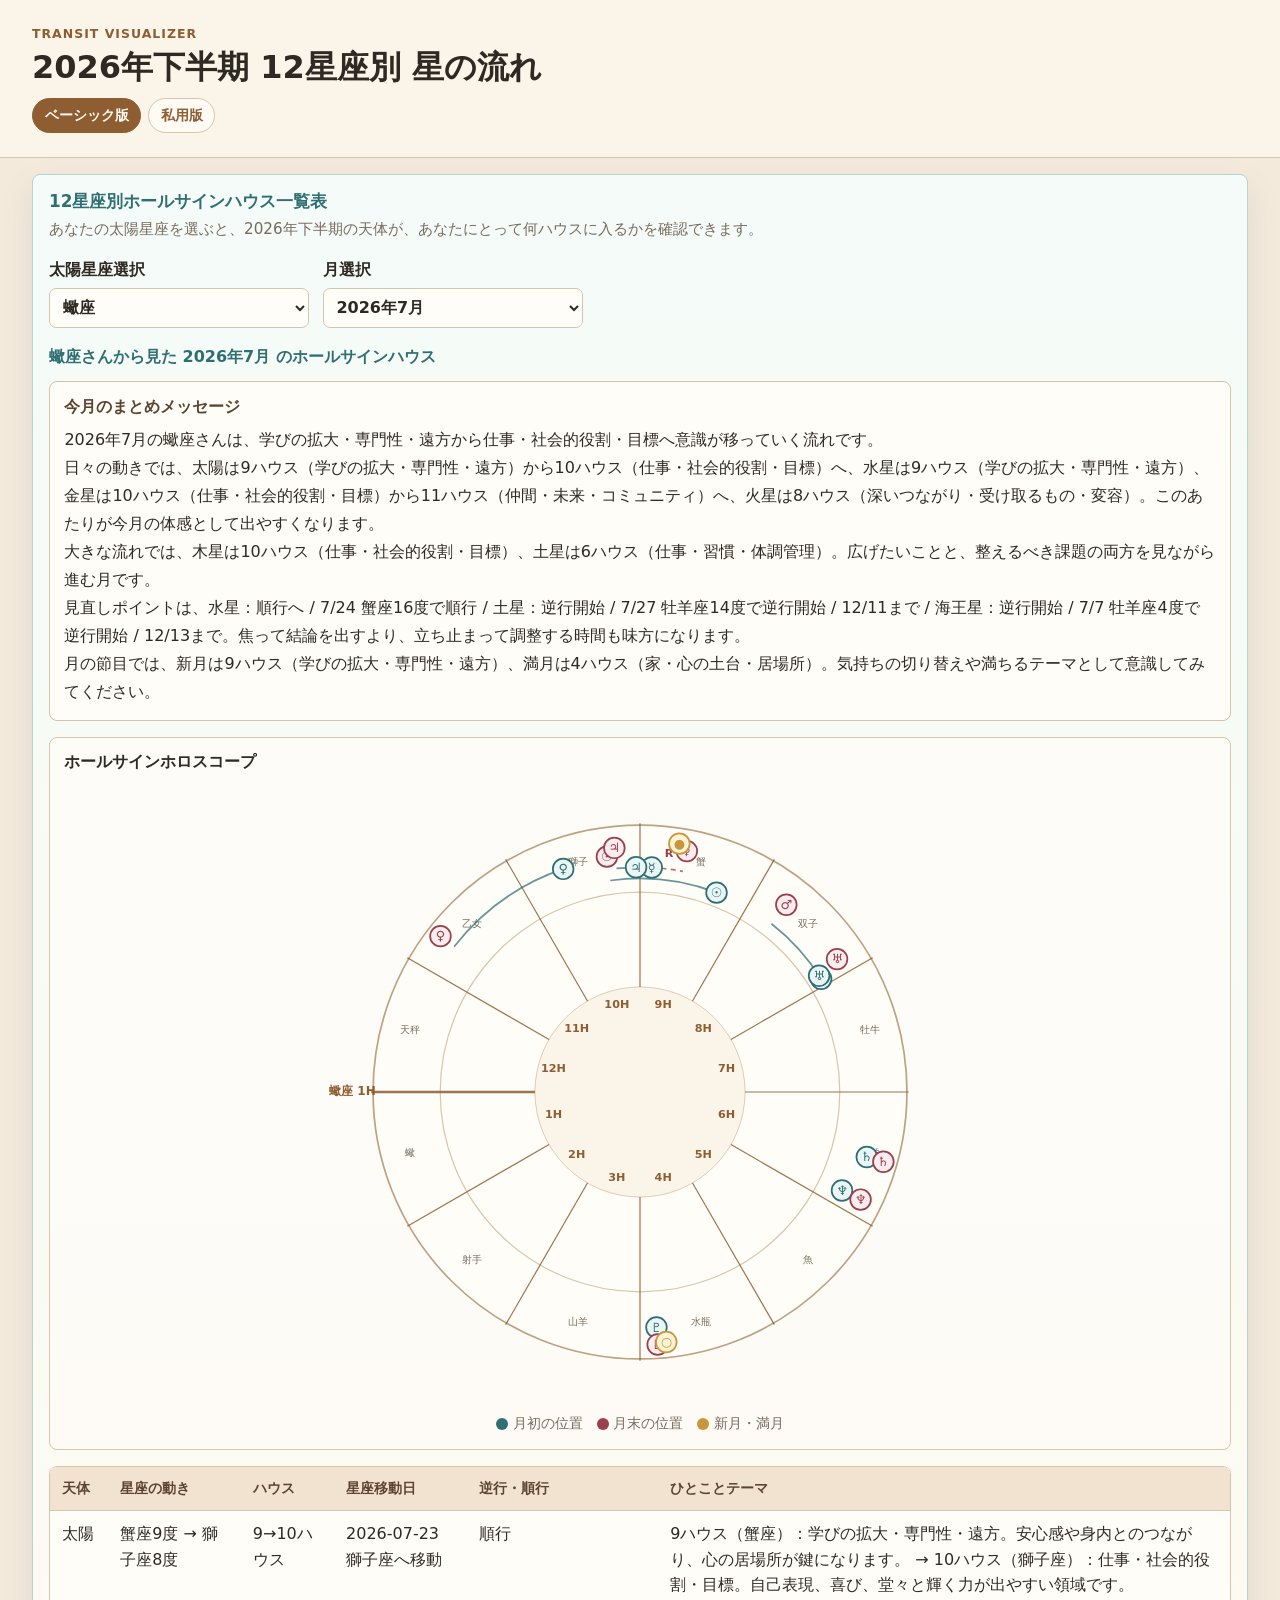
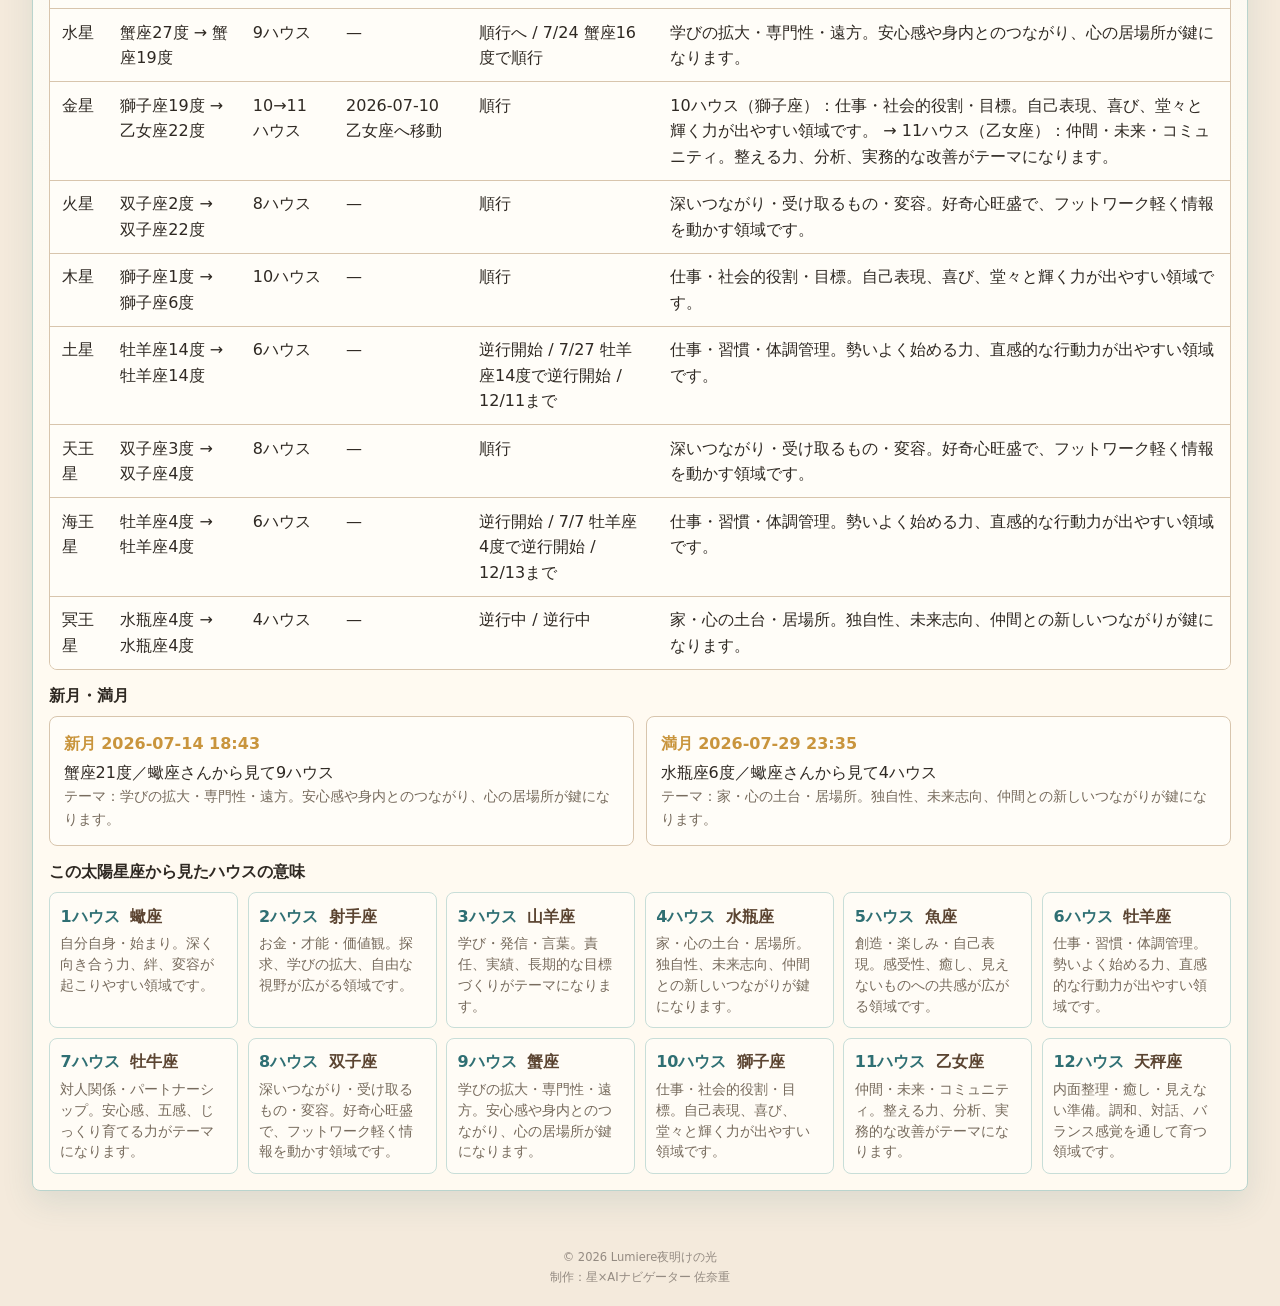
<file: index.html>
<!doctype html>
<html lang="ja">
<head>
  <meta charset="utf-8">
  <meta name="viewport" content="width=device-width, initial-scale=1">
  <title>2026年下半期 星の流れビジュアライザー</title>
  <link rel="stylesheet" href="styles.css">
</head>
<body>
  <header class="app-header">
    <div>
      <p class="eyebrow">Transit visualizer</p>
      <h1>2026年下半期 12星座別 星の流れ</h1>
      <nav class="view-links" aria-label="表示切り替え">
        <a href="index.html" aria-current="page">ベーシック版</a>
        <a href="private.html">私用版</a>
      </nav>
    </div>
    <div class="storage-actions" aria-label="保存操作">
      <button id="saveBtn" type="button">保存</button>
      <button id="loadBtn" type="button">読み込み</button>
      <button id="exportBtn" type="button">全データを書き出し</button>
      <button id="importBtn" type="button">JSONから読み込み</button>
      <button id="sampleBtn" type="button">サンプルデータを入れる</button>
      <button id="clearBtn" type="button">入力クリア</button>
      <button id="printBtn" type="button">選択月を印刷</button>
      <input id="importFile" type="file" accept="application/json,.json" hidden>
    </div>
  </header>

  <main class="layout">
    <section class="panel whole-sign-panel" aria-labelledby="whole-sign-title">
      <div class="section-heading whole-sign-heading">
        <div>
          <h2 id="whole-sign-title">12星座別ホールサインハウス一覧表</h2>
          <p class="section-description">あなたの太陽星座を選ぶと、2026年下半期の天体が、あなたにとって何ハウスに入るかを確認できます。</p>
        </div>
      </div>

      <div class="whole-sign-controls" aria-label="ホールサイン一覧の条件選択">
        <label>
          <span>太陽星座選択</span>
          <select id="wholeSignSelect"></select>
        </label>
        <label>
          <span>月選択</span>
          <select id="wholeSignMonthSelect"></select>
        </label>
      </div>

      <div class="whole-sign-summary" id="wholeSignSummary" aria-live="polite"></div>

      <section class="monthly-message-panel" aria-labelledby="monthly-message-title">
        <h3 id="monthly-message-title">今月のまとめメッセージ</h3>
        <div id="wholeSignMonthlyMessage" class="monthly-message"></div>
      </section>

      <section class="whole-sign-chart-panel" aria-labelledby="whole-sign-chart-title">
        <h3 id="whole-sign-chart-title">ホールサインホロスコープ</h3>
        <div class="whole-sign-chart-wrap">
          <svg id="wholeSignChartSvg" viewBox="0 0 720 720" role="img" aria-label="選択星座から見たホールサインホロスコープ"></svg>
        </div>
        <div class="whole-sign-chart-legend">
          <span><i class="dot start"></i>月初の位置</span>
          <span><i class="dot end"></i>月末の位置</span>
          <span><i class="dot moon"></i>新月・満月</span>
        </div>
      </section>

      <div class="table-wrap whole-sign-table-wrap">
        <table class="whole-sign-table">
          <thead>
            <tr>
              <th>天体</th>
              <th>星座の動き</th>
              <th>ハウス</th>
              <th>星座移動日</th>
              <th>逆行・順行</th>
              <th>ひとことテーマ</th>
            </tr>
          </thead>
          <tbody id="wholeSignTableBody"></tbody>
        </table>
      </div>

      <section class="whole-sign-lunations" aria-labelledby="whole-sign-lunation-title">
        <h3 id="whole-sign-lunation-title">新月・満月</h3>
        <div id="wholeSignLunationList" class="whole-sign-lunation-list"></div>
      </section>

      <div class="whole-sign-house-map" aria-labelledby="whole-sign-house-map-title">
        <h3 id="whole-sign-house-map-title">この太陽星座から見たハウスの意味</h3>
        <div id="wholeSignHouseMap" class="whole-sign-house-grid"></div>
      </div>
    </section>

    <details class="panel input-panel personal-input-panel">
      <summary>
        <span id="input-title">個人データ入力・保存読み込み</span>
        <span id="statusText" class="status-text" role="status"></span>
      </summary>

      <label class="client-name">
        <span>クライアント名</span>
        <input id="clientName" type="text" autocomplete="off" placeholder="例：サンプル太郎">
      </label>

      <section class="client-library" aria-labelledby="client-library-title">
        <div class="section-heading compact">
          <h2 id="client-library-title">保存済みクライアント</h2>
          <span id="clientCount" class="status-text"></span>
        </div>
        <p class="storage-hint">書き出したJSONは Dropbox の「星よみ2026下半期データー」フォルダに保存してください。</p>
        <input id="clientSearch" type="search" autocomplete="off" placeholder="名前で検索">
        <div id="clientList" class="client-list" role="listbox" aria-label="保存済みクライアント一覧"></div>
      </section>

      <details open>
        <summary>出生天体</summary>
        <div id="natalInputs" class="input-grid"></div>
      </details>

      <details open>
        <summary>ハウスカスプ</summary>
        <div id="houseInputs" class="input-grid house-grid"></div>
      </details>
    </details>

    <section class="panel chart-panel" aria-labelledby="chart-title">
      <div id="printSummary" class="print-summary" aria-hidden="true"></div>

      <div class="section-heading">
        <h2 id="chart-title">ホロスコープ</h2>
        <p id="selectedMonthLabel" class="status-text"></p>
      </div>

      <div id="monthButtons" class="month-buttons" aria-label="月選択"></div>

      <div class="chart-wrap">
        <svg id="chartSvg" viewBox="0 0 720 720" role="img" aria-label="ホロスコープチャート"></svg>
      </div>

      <div class="legend">
        <span><i class="dot natal"></i>出生天体</span>
        <span><i class="dot start"></i>開始位置</span>
        <span><i class="dot end"></i>終了位置</span>
        <span><i class="dot moon"></i>新月・満月</span>
      </div>
    </section>

    <section class="panel list-panel" aria-labelledby="list-title">
      <h2 id="list-title">月別データ一覧</h2>
      <div class="table-wrap">
        <table>
          <thead>
            <tr>
              <th>天体名</th>
              <th>開始位置</th>
              <th>終了位置</th>
              <th>星座移動日</th>
              <th>逆行・順行</th>
              <th>開始ハウス</th>
              <th>終了ハウス</th>
              <th>通過ハウス</th>
            </tr>
          </thead>
          <tbody id="transitTableBody"></tbody>
        </table>
      </div>
    </section>

    <section class="panel lunation-panel" aria-labelledby="lunation-title">
      <h2 id="lunation-title">新月・満月</h2>
      <div id="lunationList" class="lunation-list"></div>
    </section>
  </main>

  <script src="data.js"></script>
  <script src="app.js"></script>
  <script>
    (function () {
      function updatePrintSummary() {
        var summary = document.getElementById("printSummary");
        var month = document.getElementById("selectedMonthLabel");
        var client = document.getElementById("clientName");
        if (summary) summary.textContent = ((month && month.textContent) || "選択月") + " / " + ((client && client.value) || "名称未設定");
      }
      var printButton = document.getElementById("printBtn");
      if (printButton) printButton.addEventListener("click", function () { updatePrintSummary(); window.print(); });
      window.addEventListener("beforeprint", updatePrintSummary);
    })();
  </script>

  <footer class="lumiere-site-footer" style="padding: 24px 16px 18px; text-align: center; font-size: 0.72rem; line-height: 1.8; color: rgba(80, 70, 65, 0.58); letter-spacing: 0;">
    <div>© 2026 Lumiere夜明けの光</div>
    <div>制作：星×AIナビゲーター 佐奈重</div>
  </footer>
</body>
</html>
</file>
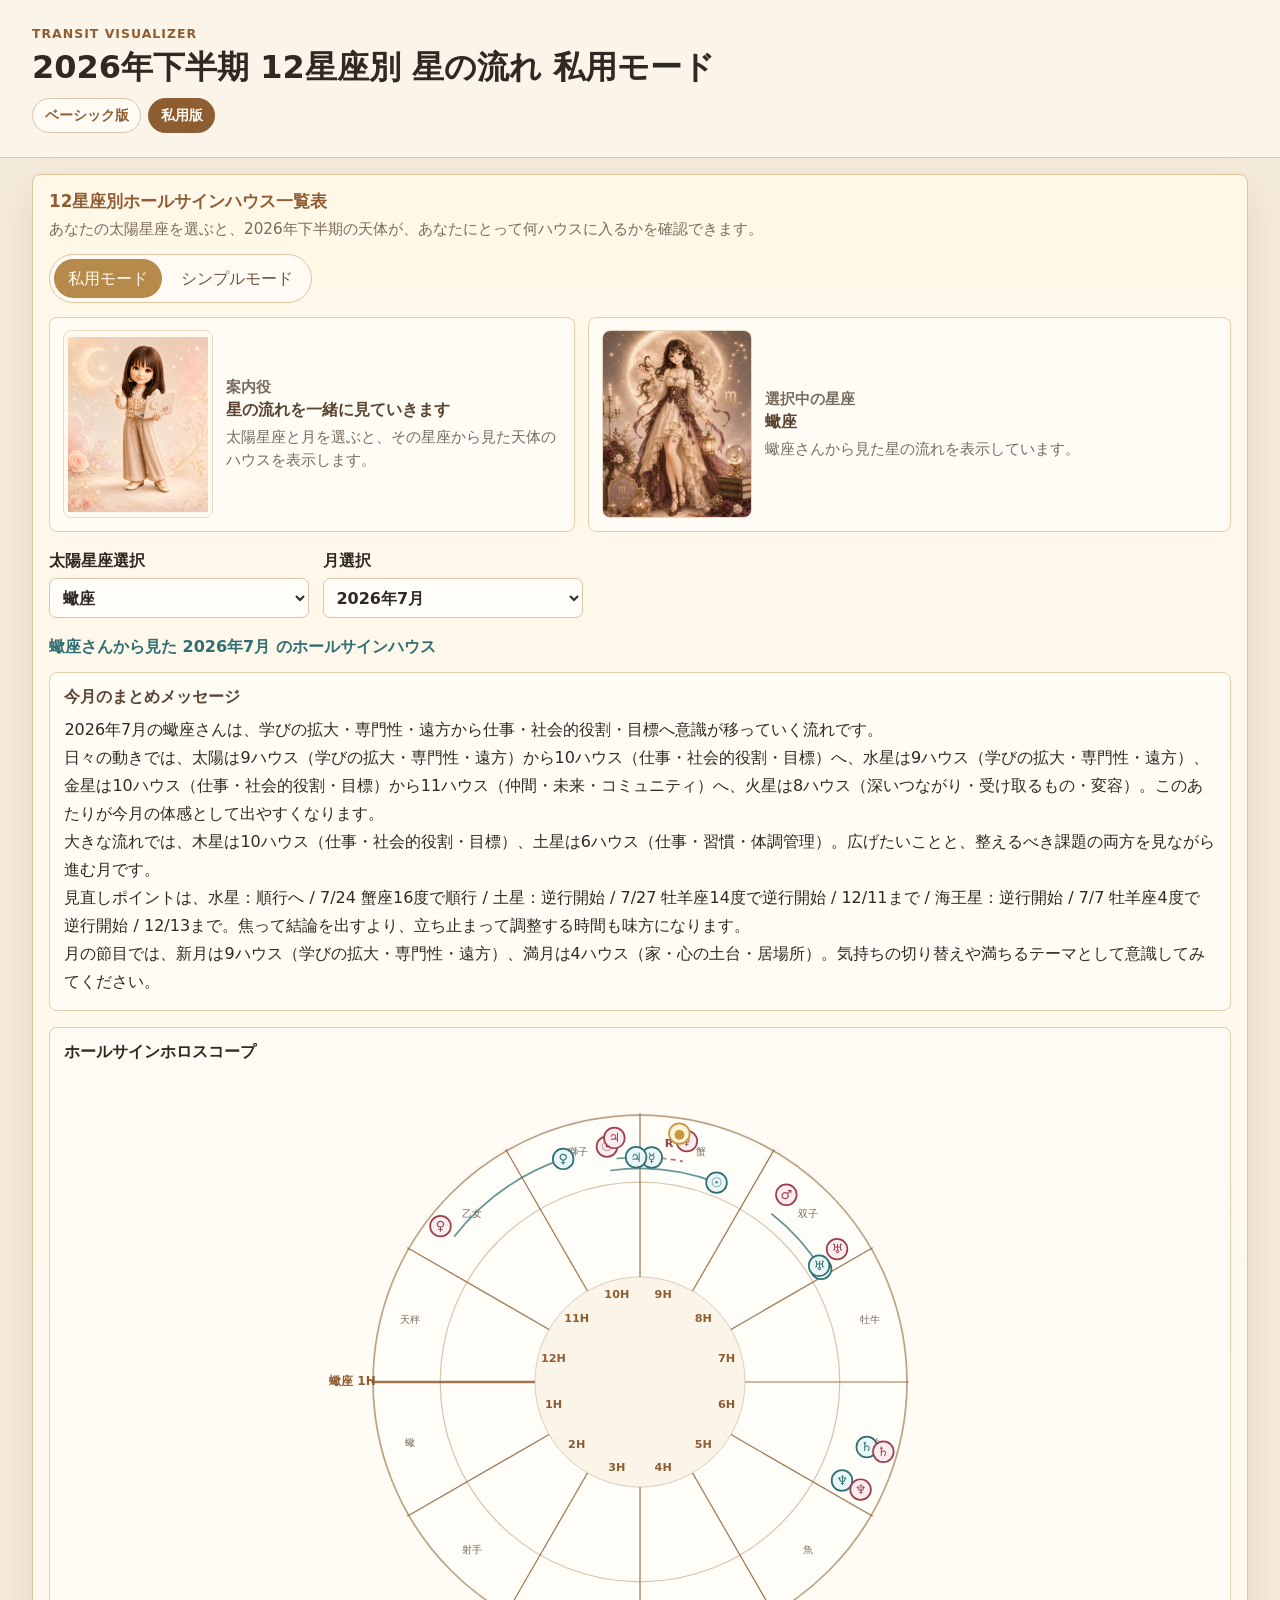
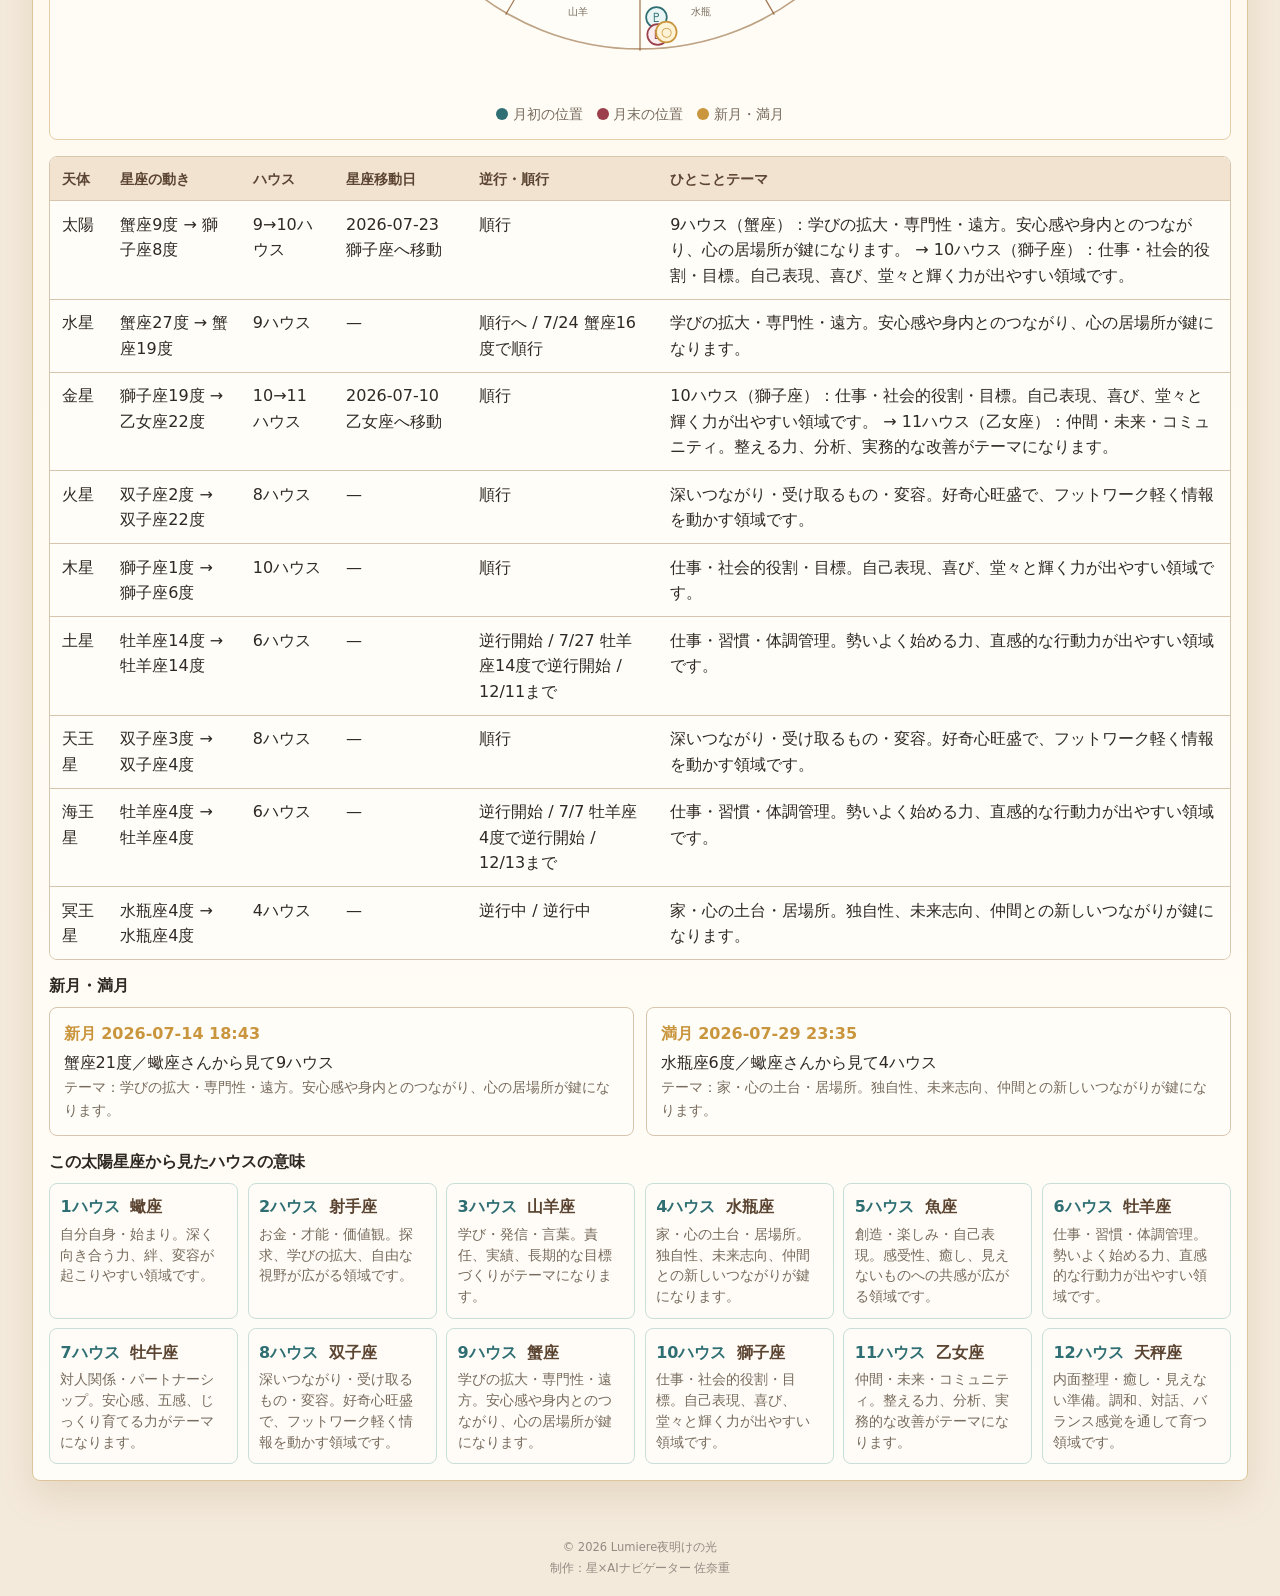
<file: private.html>
<!doctype html>
<html lang="ja">
<head>
  <meta charset="utf-8">
  <meta name="viewport" content="width=device-width, initial-scale=1">
  <title>2026年下半期 12星座別 星の流れ 私用モード</title>
  <link rel="stylesheet" href="styles-private.css">
</head>
<body>
  <header class="app-header">
    <div>
      <p class="eyebrow">Transit visualizer</p>
      <h1>2026年下半期 12星座別 星の流れ 私用モード</h1>
      <nav class="view-links" aria-label="表示切り替え">
        <a href="index.html">ベーシック版</a>
        <a href="private.html" aria-current="page">私用版</a>
      </nav>
    </div>
    <div class="storage-actions" aria-label="保存操作">
      <button id="saveBtn" type="button">保存</button>
      <button id="loadBtn" type="button">読み込み</button>
      <button id="exportBtn" type="button">全データを書き出し</button>
      <button id="importBtn" type="button">JSONから読み込み</button>
      <button id="sampleBtn" type="button">サンプルデータを入れる</button>
      <button id="clearBtn" type="button">入力クリア</button>
      <button id="printBtn" type="button">選択月を印刷</button>
      <input id="importFile" type="file" accept="application/json,.json" hidden>
    </div>
  </header>

  <main class="layout">
    <section class="panel whole-sign-panel" aria-labelledby="whole-sign-title">
      <div class="section-heading whole-sign-heading">
        <div>
          <h2 id="whole-sign-title">12星座別ホールサインハウス一覧表</h2>
          <p class="section-description">あなたの太陽星座を選ぶと、2026年下半期の天体が、あなたにとって何ハウスに入るかを確認できます。</p>
        </div>
      </div>

      <div class="mode-switch" aria-label="表示モード">
        <button id="privateModeBtn" class="active" type="button">私用モード</button>
        <button id="simpleModeBtn" type="button">シンプルモード</button>
      </div>

      <section id="characterStage" class="character-stage" aria-label="キャラクター案内">
        <article class="character-card guide-character">
          <div class="character-image-wrap">
            <img id="guideCharacterImage" alt="案内役キャラクター">
          </div>
          <div class="character-copy">
            <p class="character-role">案内役</p>
            <h3>星の流れを一緒に見ていきます</h3>
            <p>太陽星座と月を選ぶと、その星座から見た天体のハウスを表示します。</p>
          </div>
        </article>

        <article class="character-card zodiac-character">
          <div class="character-image-wrap">
            <img id="zodiacCharacterImage" alt="選択中の星座キャラクター">
          </div>
          <div class="character-copy">
            <p class="character-role">選択中の星座</p>
            <h3 id="zodiacCharacterName">牡羊座</h3>
            <p id="zodiacCharacterMessage">牡羊座さんから見た星の流れを表示しています。</p>
          </div>
        </article>
      </section>

      <div class="whole-sign-controls" aria-label="ホールサイン一覧の条件選択">
        <label>
          <span>太陽星座選択</span>
          <select id="wholeSignSelect"></select>
        </label>
        <label>
          <span>月選択</span>
          <select id="wholeSignMonthSelect"></select>
        </label>
      </div>

      <div class="whole-sign-summary" id="wholeSignSummary" aria-live="polite"></div>

      <section class="monthly-message-panel" aria-labelledby="monthly-message-title">
        <h3 id="monthly-message-title">今月のまとめメッセージ</h3>
        <div id="wholeSignMonthlyMessage" class="monthly-message"></div>
      </section>

      <section class="whole-sign-chart-panel" aria-labelledby="whole-sign-chart-title">
        <h3 id="whole-sign-chart-title">ホールサインホロスコープ</h3>
        <div class="whole-sign-chart-wrap">
          <svg id="wholeSignChartSvg" viewBox="0 0 720 720" role="img" aria-label="選択星座から見たホールサインホロスコープ"></svg>
        </div>
        <div class="whole-sign-chart-legend">
          <span><i class="dot start"></i>月初の位置</span>
          <span><i class="dot end"></i>月末の位置</span>
          <span><i class="dot moon"></i>新月・満月</span>
        </div>
      </section>

      <div class="table-wrap whole-sign-table-wrap">
        <table class="whole-sign-table">
          <thead>
            <tr>
              <th>天体</th>
              <th>星座の動き</th>
              <th>ハウス</th>
              <th>星座移動日</th>
              <th>逆行・順行</th>
              <th>ひとことテーマ</th>
            </tr>
          </thead>
          <tbody id="wholeSignTableBody"></tbody>
        </table>
      </div>

      <section class="whole-sign-lunations" aria-labelledby="whole-sign-lunation-title">
        <h3 id="whole-sign-lunation-title">新月・満月</h3>
        <div id="wholeSignLunationList" class="whole-sign-lunation-list"></div>
      </section>

      <div class="whole-sign-house-map" aria-labelledby="whole-sign-house-map-title">
        <h3 id="whole-sign-house-map-title">この太陽星座から見たハウスの意味</h3>
        <div id="wholeSignHouseMap" class="whole-sign-house-grid"></div>
      </div>
    </section>

    <details class="panel input-panel personal-input-panel">
      <summary>
        <span id="input-title">個人データ入力・保存読み込み</span>
        <span id="statusText" class="status-text" role="status"></span>
      </summary>

      <label class="client-name">
        <span>クライアント名</span>
        <input id="clientName" type="text" autocomplete="off" placeholder="例：サンプル太郎">
      </label>

      <section class="client-library" aria-labelledby="client-library-title">
        <div class="section-heading compact">
          <h2 id="client-library-title">保存済みクライアント</h2>
          <span id="clientCount" class="status-text"></span>
        </div>
        <p class="storage-hint">書き出したJSONは Dropbox の「星よみ2026下半期データー」フォルダに保存してください。</p>
        <input id="clientSearch" type="search" autocomplete="off" placeholder="名前で検索">
        <div id="clientList" class="client-list" role="listbox" aria-label="保存済みクライアント一覧"></div>
      </section>

      <details open>
        <summary>出生天体</summary>
        <div id="natalInputs" class="input-grid"></div>
      </details>

      <details open>
        <summary>ハウスカスプ</summary>
        <div id="houseInputs" class="input-grid house-grid"></div>
      </details>
    </details>

    <section class="panel chart-panel" aria-labelledby="chart-title">
      <div id="printSummary" class="print-summary" aria-hidden="true"></div>

      <div class="section-heading">
        <h2 id="chart-title">ホロスコープ</h2>
        <p id="selectedMonthLabel" class="status-text"></p>
      </div>

      <div id="monthButtons" class="month-buttons" aria-label="月選択"></div>

      <div class="chart-wrap">
        <svg id="chartSvg" viewBox="0 0 720 720" role="img" aria-label="ホロスコープチャート"></svg>
      </div>

      <div class="legend">
        <span><i class="dot natal"></i>出生天体</span>
        <span><i class="dot start"></i>開始位置</span>
        <span><i class="dot end"></i>終了位置</span>
        <span><i class="dot moon"></i>新月・満月</span>
      </div>
    </section>

    <section class="panel list-panel" aria-labelledby="list-title">
      <h2 id="list-title">月別データ一覧</h2>
      <div class="table-wrap">
        <table>
          <thead>
            <tr>
              <th>天体名</th>
              <th>開始位置</th>
              <th>終了位置</th>
              <th>星座移動日</th>
              <th>逆行・順行</th>
              <th>開始ハウス</th>
              <th>終了ハウス</th>
              <th>通過ハウス</th>
            </tr>
          </thead>
          <tbody id="transitTableBody"></tbody>
        </table>
      </div>
    </section>

    <section class="panel lunation-panel" aria-labelledby="lunation-title">
      <h2 id="lunation-title">新月・満月</h2>
      <div id="lunationList" class="lunation-list"></div>
    </section>
  </main>

  <script src="data.js"></script>
  <script src="app-private.js"></script>
  <script>
    (function () {
      function updatePrintSummary() {
        var summary = document.getElementById("printSummary");
        var month = document.getElementById("selectedMonthLabel");
        var client = document.getElementById("clientName");
        if (summary) summary.textContent = ((month && month.textContent) || "選択月") + " / " + ((client && client.value) || "名称未設定");
      }
      var printButton = document.getElementById("printBtn");
      if (printButton) printButton.addEventListener("click", function () { updatePrintSummary(); window.print(); });
      window.addEventListener("beforeprint", updatePrintSummary);
    })();
  </script>

  <footer class="lumiere-site-footer" style="padding: 24px 16px 18px; text-align: center; font-size: 0.72rem; line-height: 1.8; color: rgba(80, 70, 65, 0.58); letter-spacing: 0;">
    <div>© 2026 Lumiere夜明けの光</div>
    <div>制作：星×AIナビゲーター 佐奈重</div>
  </footer>
</body>
</html>
</file>
<file: styles.css>
:root {
  --bg: #f4eadc;
  --paper: #fffaf1;
  --paper-2: #f8f0e4;
  --ink: #2f2923;
  --muted: #776b5d;
  --line: #d8c5ad;
  --accent: #8f5d32;
  --accent-2: #2f6f73;
  --accent-3: #9a3f4b;
  --gold: #c9953d;
  --shadow: 0 12px 32px rgba(72, 48, 26, 0.12);
}

* {
  box-sizing: border-box;
}

body {
  margin: 0;
  min-height: 100vh;
  color: var(--ink);
  background: var(--bg);
  font-family: system-ui, -apple-system, BlinkMacSystemFont, "Segoe UI", sans-serif;
  line-height: 1.6;
}

button,
input,
select {
  font: inherit;
}

button {
  min-height: 42px;
  border: 1px solid #b98c61;
  border-radius: 8px;
  padding: 0.55rem 0.85rem;
  color: #fffaf1;
  background: var(--accent);
  cursor: pointer;
}

button:hover {
  filter: brightness(0.96);
}

button.secondary {
  color: var(--ink);
  background: var(--paper-2);
}

.app-header {
  display: flex;
  align-items: end;
  justify-content: space-between;
  gap: 1rem;
  padding: 1.5rem clamp(1rem, 3vw, 2rem);
  border-bottom: 1px solid var(--line);
  background: #fbf4e9;
}

.eyebrow {
  margin: 0 0 0.2rem;
  color: var(--accent);
  font-size: 0.78rem;
  font-weight: 700;
  letter-spacing: 0.08em;
  text-transform: uppercase;
}

.view-links {
  display: flex;
  flex-wrap: wrap;
  gap: 0.45rem;
  margin-top: 0.7rem;
}

.view-links a {
  border: 1px solid var(--line);
  border-radius: 999px;
  padding: 0.32rem 0.72rem;
  color: var(--accent);
  background: rgba(255, 253, 248, 0.72);
  font-size: 0.86rem;
  font-weight: 800;
  text-decoration: none;
}

.view-links a[aria-current="page"] {
  color: #fffaf1;
  border-color: var(--accent);
  background: var(--accent);
}

h1,
h2 {
  margin: 0;
  line-height: 1.25;
}

h1 {
  font-size: clamp(1.35rem, 3.8vw, 2rem);
}

h2 {
  font-size: 1.05rem;
}

.storage-actions,
.month-buttons {
  display: flex;
  flex-wrap: wrap;
  gap: 0.55rem;
}

.storage-actions,
.input-panel,
.chart-panel,
.list-panel,
.lunation-panel {
  display: none;
}

.layout {
  display: grid;
  grid-template-columns: minmax(0, 1fr);
  gap: 1rem;
  padding: 1rem clamp(1rem, 3vw, 2rem) 2rem;
}

.panel {
  border: 1px solid var(--line);
  border-radius: 8px;
  background: var(--paper);
  box-shadow: var(--shadow);
  padding: 1rem;
}

.input-panel {
  align-self: start;
}

.chart-panel,
.list-panel,
.lunation-panel,
.whole-sign-panel {
  min-width: 0;
}

.list-panel,
.lunation-panel,
.whole-sign-panel {
  grid-column: 1 / -1;
}

.section-heading {
  display: flex;
  align-items: baseline;
  justify-content: space-between;
  gap: 1rem;
  margin-bottom: 0.8rem;
}

.section-heading.compact {
  margin-bottom: 0.45rem;
}

.status-text {
  min-height: 1.4em;
  margin: 0;
  color: var(--muted);
  font-size: 0.9rem;
}

.print-summary {
  display: none;
}

.client-name {
  display: grid;
  gap: 0.3rem;
  margin-bottom: 1rem;
  font-weight: 700;
}

.client-library {
  border-top: 1px solid var(--line);
  border-bottom: 1px solid var(--line);
  padding: 0.8rem 0;
  margin-bottom: 1rem;
}

.storage-hint {
  margin: 0 0 0.55rem;
  color: var(--muted);
  font-size: 0.88rem;
}

.client-list {
  display: grid;
  gap: 0.45rem;
  max-height: 190px;
  overflow: auto;
  margin-top: 0.6rem;
  padding-right: 0.2rem;
}

.client-item {
  display: flex;
  align-items: center;
  justify-content: space-between;
  gap: 0.45rem;
  border: 1px solid var(--line);
  border-radius: 8px;
  padding: 0.45rem;
  background: #fffdf8;
}

.client-item.active {
  border-color: var(--accent-2);
  background: #eef8f6;
}

.client-item button {
  min-height: 34px;
  padding: 0.3rem 0.55rem;
  white-space: nowrap;
}

.client-item .load-client {
  flex: 1;
  min-width: 0;
  color: var(--ink);
  text-align: left;
  background: transparent;
  border-color: transparent;
}

.client-item .delete-client {
  color: #7b2631;
  background: #fff7f6;
  border-color: #d8aaa7;
}

input,
select {
  width: 100%;
  min-height: 40px;
  border: 1px solid var(--line);
  border-radius: 7px;
  padding: 0.45rem 0.55rem;
  color: var(--ink);
  background: #fffdf8;
}

details {
  border-top: 1px solid var(--line);
  padding-top: 0.8rem;
  margin-top: 0.8rem;
}

summary {
  cursor: pointer;
  font-weight: 800;
}

.input-grid {
  display: grid;
  grid-template-columns: 1fr;
  gap: 0.65rem;
  margin-top: 0.8rem;
}

.field {
  display: grid;
  grid-template-columns: minmax(6.2rem, 0.8fr) minmax(7rem, 1fr) 4.4rem;
  gap: 0.45rem;
  align-items: center;
}

.field label {
  font-weight: 700;
}

.field input {
  text-align: right;
}

.month-buttons {
  margin-bottom: 0.9rem;
}

.month-buttons button {
  color: var(--ink);
  background: #fff8ea;
}

.month-buttons button.active {
  color: #fffaf1;
  border-color: var(--accent-2);
  background: var(--accent-2);
}

.chart-wrap {
  width: min(100%, 760px);
  margin: 0 auto;
  aspect-ratio: 1;
}

#chartSvg {
  display: block;
  width: 100%;
  height: 100%;
  overflow: visible;
}

.legend {
  display: flex;
  flex-wrap: wrap;
  gap: 0.85rem;
  justify-content: center;
  margin-top: 0.7rem;
  color: var(--muted);
  font-size: 0.9rem;
}

.dot {
  display: inline-block;
  width: 0.75rem;
  height: 0.75rem;
  border-radius: 50%;
  margin-right: 0.3rem;
  vertical-align: -0.08rem;
}

.dot.natal { background: var(--accent); }
.dot.start { background: var(--accent-2); }
.dot.end { background: var(--accent-3); }
.dot.moon { background: var(--gold); }

.table-wrap {
  overflow-x: auto;
  border: 1px solid var(--line);
  border-radius: 8px;
}

table {
  width: 100%;
  min-width: 900px;
  border-collapse: collapse;
  background: #fffdf8;
}

th,
td {
  border-bottom: 1px solid var(--line);
  padding: 0.65rem 0.75rem;
  text-align: left;
  vertical-align: top;
}

th {
  color: #5b4431;
  background: #f2e3d0;
  font-size: 0.86rem;
  white-space: nowrap;
}

tbody tr:last-child td {
  border-bottom: 0;
}

.lunation-list {
  display: grid;
  grid-template-columns: repeat(auto-fit, minmax(230px, 1fr));
  gap: 0.75rem;
}

.lunation-card {
  border: 1px solid var(--line);
  border-radius: 8px;
  padding: 0.85rem;
  background: #fffdf8;
}

.lunation-card strong {
  display: block;
  margin-bottom: 0.2rem;
  color: var(--accent-3);
}

.section-description {
  margin: 0.35rem 0 0;
  color: var(--muted);
  font-size: 0.95rem;
}

.whole-sign-heading {
  align-items: start;
}

.whole-sign-panel {
  border-color: #b9d4cd;
  background: linear-gradient(180deg, #f4fbf8 0%, #fffaf1 72%);
  box-shadow: 0 12px 32px rgba(47, 111, 115, 0.12);
}

.whole-sign-panel h2 {
  color: var(--accent-2);
}

.whole-sign-controls {
  display: grid;
  grid-template-columns: repeat(2, minmax(180px, 260px));
  gap: 0.85rem;
  margin: 1rem 0;
}

.whole-sign-controls label {
  display: grid;
  gap: 0.3rem;
  font-weight: 800;
}

.whole-sign-summary {
  margin: 0 0 0.75rem;
  color: var(--accent-2);
  font-weight: 800;
}

.monthly-message-panel {
  margin: 0 0 1rem;
  border: 1px solid #d7c0a5;
  border-radius: 8px;
  padding: 0.9rem;
  background: #fffdf8;
}

.monthly-message-panel h3 {
  margin: 0 0 0.55rem;
  color: #5b4431;
  font-size: 1rem;
  line-height: 1.25;
}

.monthly-message {
  white-space: pre-line;
  color: var(--ink);
  line-height: 1.75;
}

.whole-sign-chart-panel {
  margin: 0 0 1rem;
  border: 1px solid var(--line);
  border-radius: 8px;
  padding: 0.85rem;
  background: rgba(255, 253, 248, 0.72);
}

.whole-sign-chart-panel h3 {
  margin: 0 0 0.65rem;
  color: var(--ink);
  font-size: 1rem;
  line-height: 1.25;
}

.whole-sign-chart-wrap {
  width: min(100%, 620px);
  margin: 0 auto;
  aspect-ratio: 1;
}

#wholeSignChartSvg {
  display: block;
  width: 100%;
  height: 100%;
  overflow: visible;
}

.whole-sign-chart-legend {
  display: flex;
  flex-wrap: wrap;
  gap: 0.85rem;
  justify-content: center;
  margin-top: 0.65rem;
  color: var(--muted);
  font-size: 0.9rem;
}

.whole-sign-house-map {
  margin: 1rem 0 0;
}

.whole-sign-house-map h3 {
  margin: 0 0 0.65rem;
  color: var(--ink);
  font-size: 1rem;
  line-height: 1.25;
}

.whole-sign-house-grid {
  display: grid;
  grid-template-columns: repeat(auto-fit, minmax(180px, 1fr));
  gap: 0.6rem;
}

.whole-sign-house-card {
  border: 1px solid #c8ded8;
  border-radius: 8px;
  padding: 0.65rem;
  background: rgba(255, 253, 248, 0.82);
}

.whole-sign-house-card strong {
  display: inline-block;
  margin-right: 0.35rem;
  color: var(--accent-2);
}

.whole-sign-house-card span {
  color: #5b4431;
  font-weight: 800;
}

.whole-sign-house-card p {
  margin: 0.25rem 0 0;
  color: var(--muted);
  font-size: 0.9rem;
  line-height: 1.45;
}

.whole-sign-table {
  min-width: 980px;
}

.whole-sign-lunations {
  margin-top: 1rem;
}

.whole-sign-lunations h3 {
  margin: 0 0 0.65rem;
  color: var(--ink);
  font-size: 1rem;
  line-height: 1.25;
}

.whole-sign-lunation-list {
  display: grid;
  grid-template-columns: repeat(auto-fit, minmax(250px, 1fr));
  gap: 0.75rem;
}

.whole-sign-lunation-card {
  border: 1px solid var(--line);
  border-radius: 8px;
  padding: 0.85rem;
  background: #fffdf8;
}

.whole-sign-lunation-card strong {
  display: block;
  margin-bottom: 0.2rem;
  color: var(--gold);
}

.small {
  color: var(--muted);
  font-size: 0.9rem;
}

.svg-label {
  fill: var(--ink);
  font-size: 15px;
  font-weight: 700;
}

.svg-small {
  fill: var(--muted);
  font-size: 12px;
}

@media (max-width: 980px) {
  .app-header,
  .layout {
    display: block;
  }

  .storage-actions {
    margin-top: 1rem;
  }

  .panel {
    margin-bottom: 1rem;
  }
}

@media (max-width: 620px) {
  .app-header,
  .layout {
    padding-left: 0.75rem;
    padding-right: 0.75rem;
  }

  .input-grid {
    grid-template-columns: 1fr;
  }

  .field {
    grid-template-columns: 6rem minmax(6.6rem, 1fr) 4rem;
  }

  button {
    flex: 1 1 auto;
  }

  .whole-sign-controls {
    grid-template-columns: 1fr;
  }

  .whole-sign-house-grid {
    grid-template-columns: 1fr 1fr;
  }

  .whole-sign-table-wrap {
    overflow: visible;
    border: 0;
  }

  .whole-sign-table {
    min-width: 0;
    background: transparent;
  }

  .whole-sign-table thead {
    display: none;
  }

  .whole-sign-table,
  .whole-sign-table tbody,
  .whole-sign-table tr,
  .whole-sign-table td {
    display: block;
    width: 100%;
  }

  .whole-sign-table tr {
    border: 1px solid var(--line);
    border-radius: 8px;
    margin-bottom: 0.75rem;
    padding: 0.7rem;
    background: #fffdf8;
  }

  .whole-sign-table td {
    display: grid;
    grid-template-columns: 7.5rem minmax(0, 1fr);
    gap: 0.65rem;
    border-bottom: 1px solid #eadbcc;
    padding: 0.42rem 0;
    word-break: break-word;
  }

  .whole-sign-table td:last-child {
    border-bottom: 0;
  }

  .whole-sign-table td::before {
    content: attr(data-label);
    color: #5b4431;
    font-weight: 800;
  }
}

@media (max-width: 430px) {
  .whole-sign-house-grid {
    grid-template-columns: 1fr;
  }
}

@media print {
  @page {
    size: A4 portrait;
    margin: 7mm;
  }

  :root {
    --bg: #ffffff;
    --paper: #ffffff;
    --paper-2: #ffffff;
    --shadow: none;
  }

  * {
    print-color-adjust: exact;
    -webkit-print-color-adjust: exact;
  }

  body {
    min-height: auto;
    background: #ffffff;
    font-size: 9.5pt;
    line-height: 1.25;
  }

  button,
  input,
  select,
  .app-header,
  .input-panel,
  .month-buttons,
  .legend,
  .whole-sign-controls {
    display: none !important;
  }

  .layout {
    display: block;
    padding: 0;
  }

  .panel {
    break-inside: avoid;
    page-break-inside: avoid;
    border: 0;
    border-radius: 0;
    box-shadow: none;
    padding: 0;
    margin: 0 0 4mm;
    background: #ffffff;
  }

  .chart-panel {
    min-height: auto;
  }

  .print-summary {
    display: block;
    margin: 0 0 2.5mm;
    padding-bottom: 2mm;
    border-bottom: 1px solid #d8c5ad;
    color: #2f2923;
    font-size: 13pt;
    font-weight: 800;
  }

  .print-summary:empty {
    display: none;
  }

  .section-heading {
    margin-bottom: 1.5mm;
  }

  h2 {
    font-size: 11pt;
  }

  .status-text {
    font-size: 10pt;
  }

  .chart-wrap {
    width: 100%;
    max-width: 118mm;
    height: 118mm;
    margin: 0 auto;
  }

  #chartSvg {
    width: 100%;
    height: 100%;
  }

  .table-wrap {
    overflow: visible;
    border-radius: 0;
  }

  table {
    min-width: 0;
    table-layout: fixed;
    font-size: 7.2pt;
  }

  th,
  td {
    padding: 1.2mm 1mm;
    word-break: break-word;
  }

  th {
    white-space: normal;
  }

  .lunation-list {
    grid-template-columns: 1fr 1fr;
    gap: 2mm;
  }

  .lunation-card {
    break-inside: avoid;
    page-break-inside: avoid;
    padding: 1.8mm;
  }

  .lunation-card strong {
    margin-bottom: 0.5mm;
  }

  .small {
    font-size: 8pt;
  }
}
</file>
<file: styles-private.css>
:root {
  --bg: #f4eadc;
  --paper: #fffaf1;
  --paper-2: #f8f0e4;
  --ink: #2f2923;
  --muted: #776b5d;
  --line: #d8c5ad;
  --accent: #8f5d32;
  --accent-2: #2f6f73;
  --accent-3: #9a3f4b;
  --gold: #c9953d;
  --shadow: 0 12px 32px rgba(72, 48, 26, 0.12);
}

* {
  box-sizing: border-box;
}

body {
  margin: 0;
  min-height: 100vh;
  color: var(--ink);
  background: var(--bg);
  font-family: system-ui, -apple-system, BlinkMacSystemFont, "Segoe UI", sans-serif;
  line-height: 1.6;
}

button,
input,
select {
  font: inherit;
}

button {
  min-height: 42px;
  border: 1px solid #b98c61;
  border-radius: 8px;
  padding: 0.55rem 0.85rem;
  color: #fffaf1;
  background: var(--accent);
  cursor: pointer;
}

button:hover {
  filter: brightness(0.96);
}

button.secondary {
  color: var(--ink);
  background: var(--paper-2);
}

.app-header {
  display: flex;
  align-items: end;
  justify-content: space-between;
  gap: 1rem;
  padding: 1.5rem clamp(1rem, 3vw, 2rem);
  border-bottom: 1px solid var(--line);
  background: #fbf4e9;
}

.eyebrow {
  margin: 0 0 0.2rem;
  color: var(--accent);
  font-size: 0.78rem;
  font-weight: 700;
  letter-spacing: 0.08em;
  text-transform: uppercase;
}

.view-links {
  display: flex;
  flex-wrap: wrap;
  gap: 0.45rem;
  margin-top: 0.7rem;
}

.view-links a {
  border: 1px solid var(--line);
  border-radius: 999px;
  padding: 0.32rem 0.72rem;
  color: var(--accent);
  background: rgba(255, 253, 248, 0.72);
  font-size: 0.86rem;
  font-weight: 800;
  text-decoration: none;
}

.view-links a[aria-current="page"] {
  color: #fffaf1;
  border-color: var(--accent);
  background: var(--accent);
}

h1,
h2 {
  margin: 0;
  line-height: 1.25;
}

h1 {
  font-size: clamp(1.35rem, 3.8vw, 2rem);
}

h2 {
  font-size: 1.05rem;
}

.storage-actions,
.month-buttons {
  display: flex;
  flex-wrap: wrap;
  gap: 0.55rem;
}

.storage-actions,
.input-panel,
.chart-panel,
.list-panel,
.lunation-panel {
  display: none;
}

.layout {
  display: grid;
  grid-template-columns: minmax(0, 1fr);
  gap: 1rem;
  padding: 1rem clamp(1rem, 3vw, 2rem) 2rem;
}

.panel {
  border: 1px solid var(--line);
  border-radius: 8px;
  background: var(--paper);
  box-shadow: var(--shadow);
  padding: 1rem;
}

.input-panel {
  align-self: start;
}

.chart-panel,
.list-panel,
.lunation-panel,
.whole-sign-panel {
  min-width: 0;
}

.list-panel,
.lunation-panel,
.whole-sign-panel {
  grid-column: 1 / -1;
}

.section-heading {
  display: flex;
  align-items: baseline;
  justify-content: space-between;
  gap: 1rem;
  margin-bottom: 0.8rem;
}

.section-heading.compact {
  margin-bottom: 0.45rem;
}

.status-text {
  min-height: 1.4em;
  margin: 0;
  color: var(--muted);
  font-size: 0.9rem;
}

.print-summary {
  display: none;
}

.client-name {
  display: grid;
  gap: 0.3rem;
  margin-bottom: 1rem;
  font-weight: 700;
}

.client-library {
  border-top: 1px solid var(--line);
  border-bottom: 1px solid var(--line);
  padding: 0.8rem 0;
  margin-bottom: 1rem;
}

.storage-hint {
  margin: 0 0 0.55rem;
  color: var(--muted);
  font-size: 0.88rem;
}

.client-list {
  display: grid;
  gap: 0.45rem;
  max-height: 190px;
  overflow: auto;
  margin-top: 0.6rem;
  padding-right: 0.2rem;
}

.client-item {
  display: flex;
  align-items: center;
  justify-content: space-between;
  gap: 0.45rem;
  border: 1px solid var(--line);
  border-radius: 8px;
  padding: 0.45rem;
  background: #fffdf8;
}

.client-item.active {
  border-color: var(--accent-2);
  background: #eef8f6;
}

.client-item button {
  min-height: 34px;
  padding: 0.3rem 0.55rem;
  white-space: nowrap;
}

.client-item .load-client {
  flex: 1;
  min-width: 0;
  color: var(--ink);
  text-align: left;
  background: transparent;
  border-color: transparent;
}

.client-item .delete-client {
  color: #7b2631;
  background: #fff7f6;
  border-color: #d8aaa7;
}

input,
select {
  width: 100%;
  min-height: 40px;
  border: 1px solid var(--line);
  border-radius: 7px;
  padding: 0.45rem 0.55rem;
  color: var(--ink);
  background: #fffdf8;
}

details {
  border-top: 1px solid var(--line);
  padding-top: 0.8rem;
  margin-top: 0.8rem;
}

summary {
  cursor: pointer;
  font-weight: 800;
}

.input-grid {
  display: grid;
  grid-template-columns: 1fr;
  gap: 0.65rem;
  margin-top: 0.8rem;
}

.field {
  display: grid;
  grid-template-columns: minmax(6.2rem, 0.8fr) minmax(7rem, 1fr) 4.4rem;
  gap: 0.45rem;
  align-items: center;
}

.field label {
  font-weight: 700;
}

.field input {
  text-align: right;
}

.month-buttons {
  margin-bottom: 0.9rem;
}

.month-buttons button {
  color: var(--ink);
  background: #fff8ea;
}

.month-buttons button.active {
  color: #fffaf1;
  border-color: var(--accent-2);
  background: var(--accent-2);
}

.chart-wrap {
  width: min(100%, 760px);
  margin: 0 auto;
  aspect-ratio: 1;
}

#chartSvg {
  display: block;
  width: 100%;
  height: 100%;
  overflow: visible;
}

.legend {
  display: flex;
  flex-wrap: wrap;
  gap: 0.85rem;
  justify-content: center;
  margin-top: 0.7rem;
  color: var(--muted);
  font-size: 0.9rem;
}

.dot {
  display: inline-block;
  width: 0.75rem;
  height: 0.75rem;
  border-radius: 50%;
  margin-right: 0.3rem;
  vertical-align: -0.08rem;
}

.dot.natal { background: var(--accent); }
.dot.start { background: var(--accent-2); }
.dot.end { background: var(--accent-3); }
.dot.moon { background: var(--gold); }

.table-wrap {
  overflow-x: auto;
  border: 1px solid var(--line);
  border-radius: 8px;
}

table {
  width: 100%;
  min-width: 900px;
  border-collapse: collapse;
  background: #fffdf8;
}

th,
td {
  border-bottom: 1px solid var(--line);
  padding: 0.65rem 0.75rem;
  text-align: left;
  vertical-align: top;
}

th {
  color: #5b4431;
  background: #f2e3d0;
  font-size: 0.86rem;
  white-space: nowrap;
}

tbody tr:last-child td {
  border-bottom: 0;
}

.lunation-list {
  display: grid;
  grid-template-columns: repeat(auto-fit, minmax(230px, 1fr));
  gap: 0.75rem;
}

.lunation-card {
  border: 1px solid var(--line);
  border-radius: 8px;
  padding: 0.85rem;
  background: #fffdf8;
}

.lunation-card strong {
  display: block;
  margin-bottom: 0.2rem;
  color: var(--accent-3);
}

.section-description {
  margin: 0.35rem 0 0;
  color: var(--muted);
  font-size: 0.95rem;
}

.whole-sign-heading {
  align-items: start;
}

.whole-sign-panel {
  border-color: #dec59b;
  background: linear-gradient(180deg, #fff7e8 0%, #fffaf1 62%, #fffdf8 100%);
  box-shadow: 0 16px 36px rgba(145, 100, 45, 0.14);
}

.whole-sign-panel h2 {
  color: #8f5d32;
}

.mode-switch {
  display: inline-flex;
  flex-wrap: wrap;
  gap: 0.35rem;
  margin: 0 0 0.85rem;
  padding: 0.25rem;
  border: 1px solid #dec59b;
  border-radius: 999px;
  background: rgba(255, 253, 248, 0.78);
}

.mode-switch button {
  min-height: 34px;
  border-color: transparent;
  border-radius: 999px;
  padding: 0.35rem 0.8rem;
  color: #6d563d;
  background: transparent;
}

.mode-switch button.active {
  color: #fffaf1;
  background: #b58a4a;
}

.character-stage {
  display: grid;
  grid-template-columns: minmax(0, 0.9fr) minmax(0, 1.1fr);
  gap: 0.85rem;
  margin: 0 0 1rem;
}

.character-card {
  display: grid;
  grid-template-columns: minmax(96px, 150px) minmax(0, 1fr);
  gap: 0.8rem;
  align-items: center;
  overflow: hidden;
  border: 1px solid #e5cfaa;
  border-radius: 8px;
  padding: 0.8rem;
  background: rgba(255, 253, 248, 0.84);
}

.character-image-wrap {
  aspect-ratio: 4 / 5;
  overflow: hidden;
  border: 1px solid #e8d8bd;
  border-radius: 8px;
  background: #fffaf1;
}

.character-image-wrap img {
  display: block;
  width: 100%;
  height: 100%;
  object-fit: cover;
}

.guide-character .character-image-wrap img {
  object-fit: contain;
  padding: 0.25rem;
}

.character-copy {
  min-width: 0;
}

.character-role {
  margin: 0 0 0.2rem;
  color: #b58a4a;
  font-size: 0.78rem;
  font-weight: 800;
}

.character-copy h3 {
  margin: 0 0 0.35rem;
  color: #5b4431;
  font-size: 1rem;
  line-height: 1.35;
}

.character-copy p {
  margin: 0;
  color: var(--muted);
  font-size: 0.92rem;
  line-height: 1.55;
}

.simple-mode .character-stage {
  display: none;
}

.whole-sign-controls {
  display: grid;
  grid-template-columns: repeat(2, minmax(180px, 260px));
  gap: 0.85rem;
  margin: 1rem 0;
}

.whole-sign-controls label {
  display: grid;
  gap: 0.3rem;
  font-weight: 800;
}

.whole-sign-summary {
  margin: 0 0 0.75rem;
  color: var(--accent-2);
  font-weight: 800;
}

.monthly-message-panel {
  margin: 0 0 1rem;
  border: 1px solid #e5cfaa;
  border-radius: 8px;
  padding: 0.9rem;
  background: rgba(255, 253, 248, 0.86);
}

.monthly-message-panel h3 {
  margin: 0 0 0.55rem;
  color: #5b4431;
  font-size: 1rem;
  line-height: 1.25;
}

.monthly-message {
  white-space: pre-line;
  color: var(--ink);
  line-height: 1.75;
}

.whole-sign-chart-panel {
  margin: 0 0 1rem;
  border: 1px solid #e5cfaa;
  border-radius: 8px;
  padding: 0.85rem;
  background: rgba(255, 253, 248, 0.76);
}

.whole-sign-chart-panel h3 {
  margin: 0 0 0.65rem;
  color: var(--ink);
  font-size: 1rem;
  line-height: 1.25;
}

.whole-sign-chart-wrap {
  width: min(100%, 620px);
  margin: 0 auto;
  aspect-ratio: 1;
}

#wholeSignChartSvg {
  display: block;
  width: 100%;
  height: 100%;
  overflow: visible;
}

.whole-sign-chart-legend {
  display: flex;
  flex-wrap: wrap;
  gap: 0.85rem;
  justify-content: center;
  margin-top: 0.65rem;
  color: var(--muted);
  font-size: 0.9rem;
}

.whole-sign-house-map {
  margin: 1rem 0 0;
}

.whole-sign-house-map h3 {
  margin: 0 0 0.65rem;
  color: var(--ink);
  font-size: 1rem;
  line-height: 1.25;
}

.whole-sign-house-grid {
  display: grid;
  grid-template-columns: repeat(auto-fit, minmax(180px, 1fr));
  gap: 0.6rem;
}

.whole-sign-house-card {
  border: 1px solid #c8ded8;
  border-radius: 8px;
  padding: 0.65rem;
  background: rgba(255, 253, 248, 0.82);
}

.whole-sign-house-card strong {
  display: inline-block;
  margin-right: 0.35rem;
  color: var(--accent-2);
}

.whole-sign-house-card span {
  color: #5b4431;
  font-weight: 800;
}

.whole-sign-house-card p {
  margin: 0.25rem 0 0;
  color: var(--muted);
  font-size: 0.9rem;
  line-height: 1.45;
}

.whole-sign-table {
  min-width: 980px;
}

.whole-sign-lunations {
  margin-top: 1rem;
}

.whole-sign-lunations h3 {
  margin: 0 0 0.65rem;
  color: var(--ink);
  font-size: 1rem;
  line-height: 1.25;
}

.whole-sign-lunation-list {
  display: grid;
  grid-template-columns: repeat(auto-fit, minmax(250px, 1fr));
  gap: 0.75rem;
}

.whole-sign-lunation-card {
  border: 1px solid var(--line);
  border-radius: 8px;
  padding: 0.85rem;
  background: #fffdf8;
}

.whole-sign-lunation-card strong {
  display: block;
  margin-bottom: 0.2rem;
  color: var(--gold);
}

.small {
  color: var(--muted);
  font-size: 0.9rem;
}

.svg-label {
  fill: var(--ink);
  font-size: 15px;
  font-weight: 700;
}

.svg-small {
  fill: var(--muted);
  font-size: 12px;
}

@media (max-width: 980px) {
  .app-header,
  .layout {
    display: block;
  }

  .storage-actions {
    margin-top: 1rem;
  }

  .panel {
    margin-bottom: 1rem;
  }
}

@media (max-width: 620px) {
  .app-header,
  .layout {
    padding-left: 0.75rem;
    padding-right: 0.75rem;
  }

  .input-grid {
    grid-template-columns: 1fr;
  }

  .field {
    grid-template-columns: 6rem minmax(6.6rem, 1fr) 4rem;
  }

  button {
    flex: 1 1 auto;
  }

  .whole-sign-controls {
    grid-template-columns: 1fr;
  }

  .character-stage {
    grid-template-columns: 1fr;
  }

  .character-card {
    grid-template-columns: 104px minmax(0, 1fr);
  }

  .whole-sign-house-grid {
    grid-template-columns: 1fr 1fr;
  }

  .whole-sign-table-wrap {
    overflow: visible;
    border: 0;
  }

  .whole-sign-table {
    min-width: 0;
    background: transparent;
  }

  .whole-sign-table thead {
    display: none;
  }

  .whole-sign-table,
  .whole-sign-table tbody,
  .whole-sign-table tr,
  .whole-sign-table td {
    display: block;
    width: 100%;
  }

  .whole-sign-table tr {
    border: 1px solid var(--line);
    border-radius: 8px;
    margin-bottom: 0.75rem;
    padding: 0.7rem;
    background: #fffdf8;
  }

  .whole-sign-table td {
    display: grid;
    grid-template-columns: 7.5rem minmax(0, 1fr);
    gap: 0.65rem;
    border-bottom: 1px solid #eadbcc;
    padding: 0.42rem 0;
    word-break: break-word;
  }

  .whole-sign-table td:last-child {
    border-bottom: 0;
  }

  .whole-sign-table td::before {
    content: attr(data-label);
    color: #5b4431;
    font-weight: 800;
  }
}

@media (max-width: 430px) {
  .character-card {
    grid-template-columns: 1fr;
  }

  .character-image-wrap {
    max-width: 220px;
    margin: 0 auto;
    width: 100%;
  }

  .whole-sign-house-grid {
    grid-template-columns: 1fr;
  }
}

@media print {
  @page {
    size: A4 portrait;
    margin: 7mm;
  }

  :root {
    --bg: #ffffff;
    --paper: #ffffff;
    --paper-2: #ffffff;
    --shadow: none;
  }

  * {
    print-color-adjust: exact;
    -webkit-print-color-adjust: exact;
  }

  body {
    min-height: auto;
    background: #ffffff;
    font-size: 9.5pt;
    line-height: 1.25;
  }

  button,
  input,
  select,
  .app-header,
  .input-panel,
  .month-buttons,
  .legend,
  .whole-sign-controls {
    display: none !important;
  }

  .layout {
    display: block;
    padding: 0;
  }

  .panel {
    break-inside: avoid;
    page-break-inside: avoid;
    border: 0;
    border-radius: 0;
    box-shadow: none;
    padding: 0;
    margin: 0 0 4mm;
    background: #ffffff;
  }

  .chart-panel {
    min-height: auto;
  }

  .print-summary {
    display: block;
    margin: 0 0 2.5mm;
    padding-bottom: 2mm;
    border-bottom: 1px solid #d8c5ad;
    color: #2f2923;
    font-size: 13pt;
    font-weight: 800;
  }

  .print-summary:empty {
    display: none;
  }

  .section-heading {
    margin-bottom: 1.5mm;
  }

  h2 {
    font-size: 11pt;
  }

  .status-text {
    font-size: 10pt;
  }

  .chart-wrap {
    width: 100%;
    max-width: 118mm;
    height: 118mm;
    margin: 0 auto;
  }

  #chartSvg {
    width: 100%;
    height: 100%;
  }

  .table-wrap {
    overflow: visible;
    border-radius: 0;
  }

  table {
    min-width: 0;
    table-layout: fixed;
    font-size: 7.2pt;
  }

  th,
  td {
    padding: 1.2mm 1mm;
    word-break: break-word;
  }

  th {
    white-space: normal;
  }

  .lunation-list {
    grid-template-columns: 1fr 1fr;
    gap: 2mm;
  }

  .lunation-card {
    break-inside: avoid;
    page-break-inside: avoid;
    padding: 1.8mm;
  }

  .lunation-card strong {
    margin-bottom: 0.5mm;
  }

  .small {
    font-size: 8pt;
  }
}
</file>
